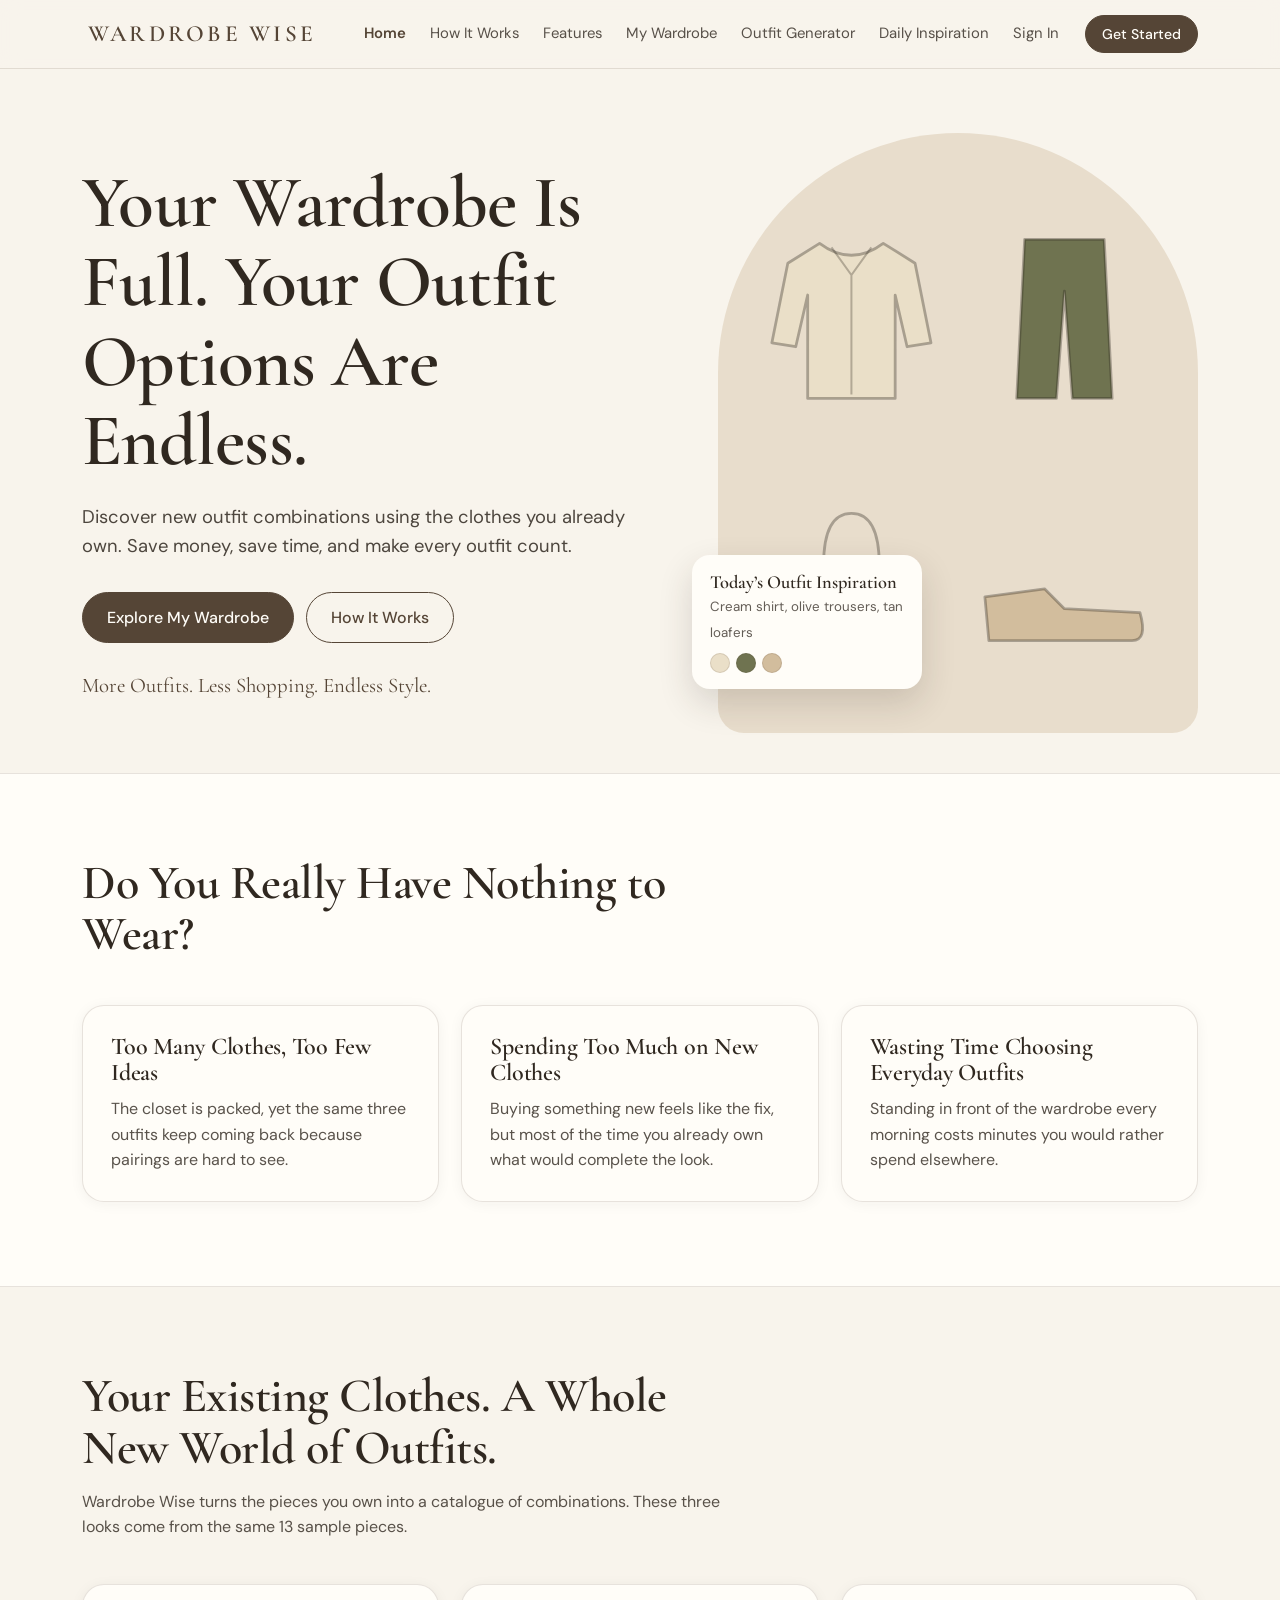
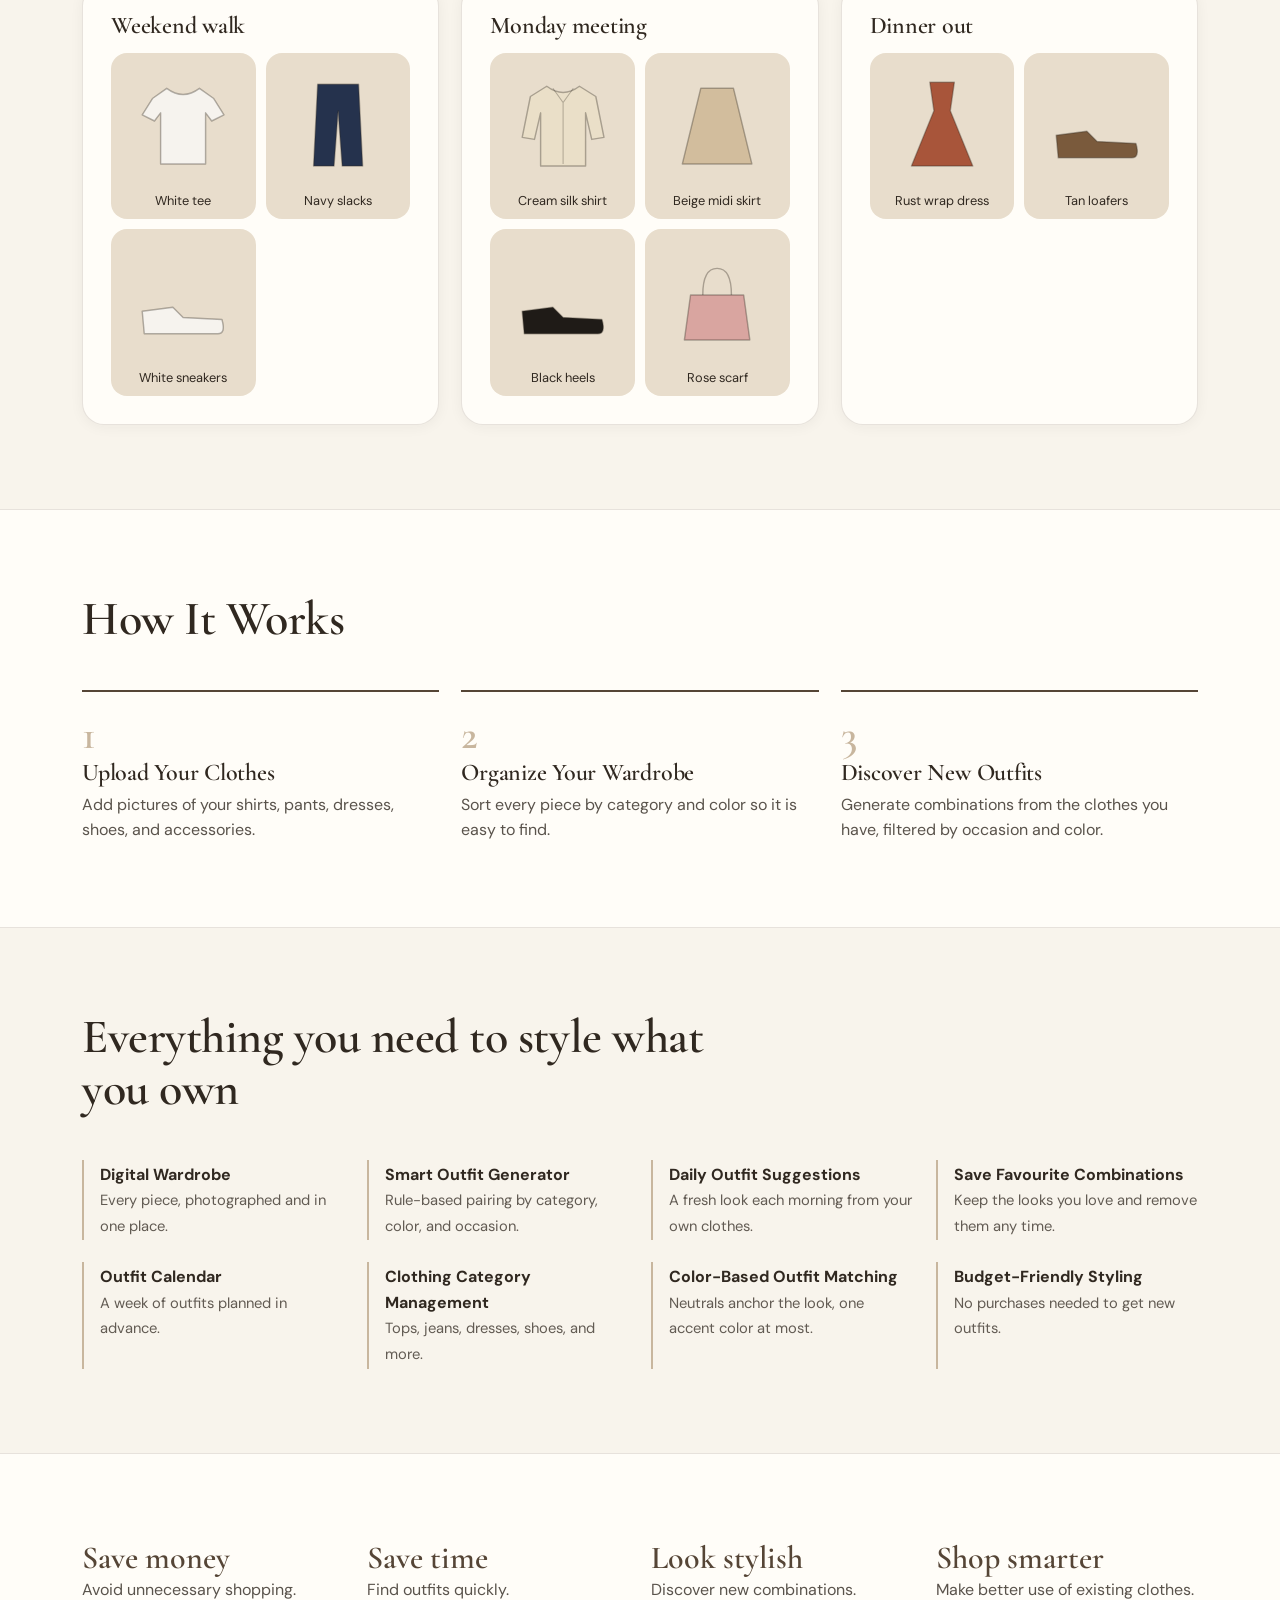
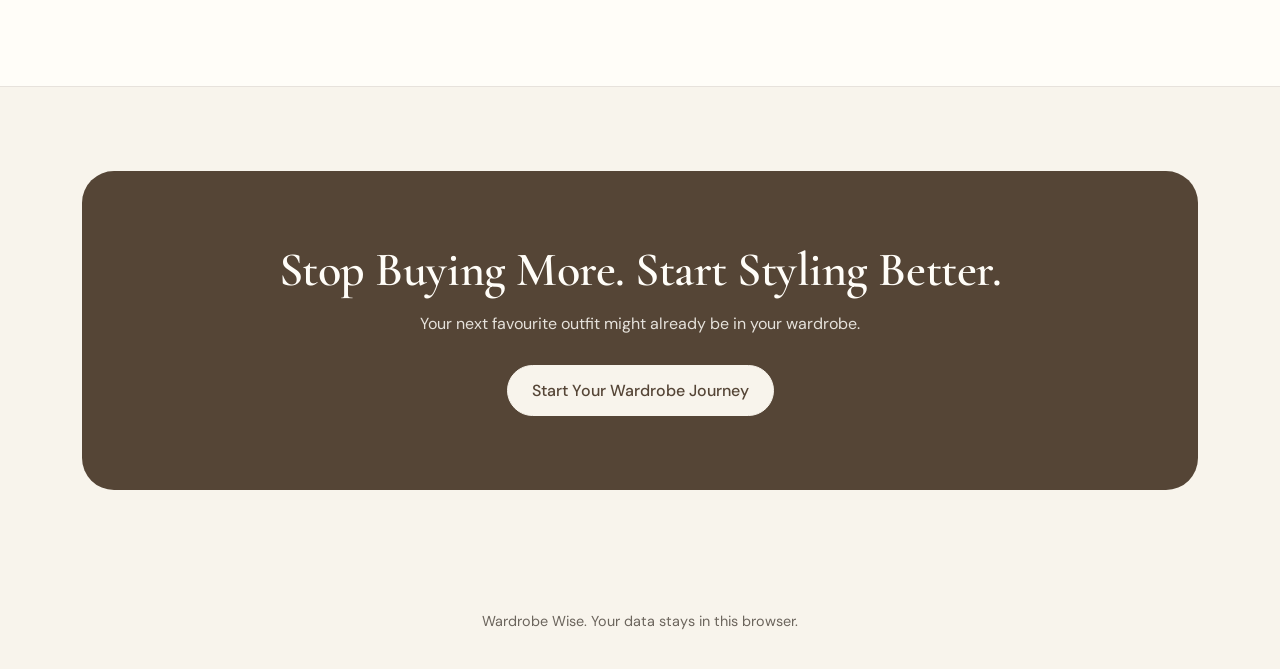
<file: Wardrobe Wise.html>
<!DOCTYPE html>
<html lang="en"><head><meta charset="utf-8"><title>Wardrobe Wise</title>
<meta name="viewport" content="width=device-width, initial-scale=1, viewport-fit=cover">
<link href="https://fonts.googleapis.com/css2?family=Cormorant+Garamond:wght@500;600&family=DM+Sans:wght@400;500;600&display=swap" rel="stylesheet">
<style>
:root{--bg:#F8F4EC;--iv:#FFFDF8;--bei:#E8DDCC;--lb:#C8B69E;--db:#554536;--tx:#302820;--ln:rgba(85,69,54,.14);box-sizing:border-box;padding-top:env(safe-area-inset-top,0px);padding-bottom:env(safe-area-inset-bottom,0px)}
@media (prefers-color-scheme:dark){:root:not([data-theme="light"]){--bg:#1d1814;--iv:#27211b;--bei:#372e25;--lb:#7d6b57;--db:#e6d6bd;--tx:#f1e9dc;--ln:rgba(230,214,189,.16)}}
:root[data-theme="dark"]{--bg:#1d1814;--iv:#27211b;--bei:#372e25;--lb:#7d6b57;--db:#e6d6bd;--tx:#f1e9dc;--ln:rgba(230,214,189,.16)}
html{scroll-padding-top:env(safe-area-inset-top,0px)}
*{box-sizing:border-box}body{margin:0;background:var(--bg);color:var(--tx);font:400 16px/1.6 "DM Sans",system-ui,sans-serif}
h1,h2,h3{font-family:"Cormorant Garamond",Georgia,serif;font-weight:600;line-height:1.08;margin:0;letter-spacing:-.01em}
h1{font-size:clamp(2.6rem,6vw,4.6rem)}h2{font-size:clamp(2rem,4vw,3rem)}h3{font-size:1.5rem}p{margin:0}
button,select,input{font:inherit;color:inherit}:focus-visible{outline:2px solid var(--db);outline-offset:3px}
.w{max-width:1160px;margin:0 auto;padding:0 22px}.sec{padding:84px 0}
header{position:sticky;top:env(safe-area-inset-top,0px);z-index:20;background:color-mix(in srgb,var(--bg) 92%,transparent);backdrop-filter:blur(10px);border-bottom:1px solid var(--ln)}
header .w{display:flex;align-items:center;gap:26px;height:68px}
.logo{font:600 1.45rem "Cormorant Garamond",serif;letter-spacing:.14em;color:var(--db);cursor:pointer;margin-right:auto;background:none;border:0}
nav{display:flex;gap:24px;align-items:center}nav a{cursor:pointer;font-size:.93rem;color:var(--tx);opacity:.8;text-decoration:none;background:none;border:0}nav a:hover,nav a.on{opacity:1;color:var(--db);font-weight:600}
.burger{display:none}
.btn{display:inline-block;border-radius:999px;padding:12px 24px;border:1px solid var(--db);background:var(--db);color:var(--iv);cursor:pointer;font-weight:500;transition:transform .2s,box-shadow .2s}
.btn:hover{transform:translateY(-2px);box-shadow:0 8px 20px rgba(85,69,54,.2)}.btn.o{background:transparent;color:var(--db)}.btn.s{padding:7px 16px;font-size:.88rem}
.hero{display:grid;grid-template-columns:1.1fr .9fr;gap:50px;align-items:center;padding:64px 0 40px}
.hero p.lead{font-size:1.15rem;max-width:30em;margin:22px 0 30px;opacity:.85}.row{display:flex;gap:12px;flex-wrap:wrap}
.stage{position:relative;background:var(--bei);border-radius:260px 260px 28px 28px;padding:64px 34px 34px;aspect-ratio:4/5;display:grid;grid-template-columns:1fr 1fr;grid-template-rows:1fr 1fr;gap:14px;animation:rise .9s ease both}
@keyframes rise{from{opacity:0;transform:translateY(24px)}}@media(prefers-reduced-motion:reduce){*{animation:none!important;transition:none!important}}
.stage svg{width:100%;height:100%}.float{position:absolute;left:-26px;bottom:44px;background:var(--iv);border-radius:18px;padding:16px 18px;box-shadow:0 14px 34px rgba(48,40,32,.16);max-width:230px}
.float b{font:600 1.15rem "Cormorant Garamond",serif;display:block}.float small{opacity:.75}
.sw{display:flex;gap:6px;margin-top:8px}.sw i{width:20px;height:20px;border-radius:50%;border:1px solid var(--ln)}
.grid3{display:grid;grid-template-columns:repeat(3,1fr);gap:22px}.grid4{display:grid;grid-template-columns:repeat(4,1fr);gap:22px}
.card{background:var(--iv);border:1px solid var(--ln);border-radius:22px;padding:28px;box-shadow:0 2px 14px rgba(48,40,32,.05)}
.card p{opacity:.8;margin-top:10px}.alt{background:var(--iv);border-block:1px solid var(--ln)}
.head{max-width:640px;margin-bottom:44px}.head p{margin-top:14px;opacity:.8}
.step{border-top:2px solid var(--db);padding-top:18px}.step span{font:600 2.6rem "Cormorant Garamond",serif;color:var(--lb)}.step p{opacity:.8;margin-top:6px}
.feat{border-left:2px solid var(--lb);padding:2px 0 2px 16px}.feat b{display:block}.feat span{font-size:.92rem;opacity:.75}
.ben b{font:600 2rem "Cormorant Garamond",serif;color:var(--db);display:block}.ben span{opacity:.8}
.cta{background:var(--db);color:var(--iv);border-radius:32px;text-align:center;padding:74px 24px}.cta p{margin:14px 0 28px;opacity:.85}.cta .btn{background:var(--bg);color:#554536;border-color:var(--bg)}
footer{padding:36px 0;text-align:center;opacity:.7;font-size:.9rem}
.board{display:grid;grid-template-columns:repeat(auto-fit,minmax(104px,1fr));gap:10px}.tile{background:var(--bei);border-radius:16px;padding:10px;text-align:center;font-size:.8rem}
.tile .v{aspect-ratio:1;display:grid;place-items:center}.tile img{width:100%;height:100%;object-fit:cover;border-radius:10px}.tile svg{width:82%;height:82%}.tile div.n{margin-top:6px;line-height:1.25}
.page{padding:46px 0 70px}.top{display:flex;justify-content:space-between;align-items:end;gap:16px;flex-wrap:wrap;margin-bottom:30px}
.stats{display:grid;grid-template-columns:repeat(3,1fr);gap:16px;margin-bottom:34px}.stat b{font:600 2.6rem "Cormorant Garamond",serif;color:var(--db);display:block;line-height:1}
.tabs{display:flex;gap:8px;overflow-x:auto;padding-bottom:6px;margin:18px 0 22px}.tab{white-space:nowrap;border:1px solid var(--ln);background:var(--iv);border-radius:999px;padding:7px 16px;cursor:pointer}.tab.on{background:var(--db);color:var(--iv);border-color:var(--db)}
.wg{display:grid;grid-template-columns:repeat(auto-fill,minmax(180px,1fr));gap:18px}.it{background:var(--iv);border:1px solid var(--ln);border-radius:20px;overflow:hidden;transition:transform .25s,box-shadow .25s}.it:hover{transform:translateY(-4px);box-shadow:0 12px 28px rgba(48,40,32,.12)}
.it .v{aspect-ratio:4/5;background:var(--bei);display:grid;place-items:center}.it img{width:100%;height:100%;object-fit:cover}.it svg{width:70%}.it .m{padding:12px 14px}.it .m b{display:block;font-weight:600}.it .m small{opacity:.75}
.acts{display:flex;gap:6px;margin-top:8px}.acts button{flex:1;border:1px solid var(--ln);background:transparent;border-radius:10px;padding:4px;cursor:pointer;font-size:.82rem}
.empty{text-align:center;padding:60px 20px;background:var(--iv);border:1px dashed var(--lb);border-radius:24px}.empty p{margin:10px 0 22px;opacity:.8}
.gen{display:grid;grid-template-columns:340px 1fr;gap:28px;align-items:start}label{display:block;font-size:.85rem;font-weight:600;margin:14px 0 5px}
select,input[type=text]{width:100%;padding:10px 12px;border-radius:12px;border:1px solid var(--lb);background:var(--bg)}
.chips{display:flex;flex-wrap:wrap;gap:7px}.chip{border:1px solid var(--ln);background:var(--bg);border-radius:999px;padding:5px 13px;cursor:pointer;font-size:.88rem}.chip.on{background:var(--db);color:var(--iv)}.dot{display:inline-block;width:11px;height:11px;border-radius:50%;margin-right:6px;border:1px solid var(--ln)}
.prev{min-height:360px}.week{display:grid;grid-template-columns:repeat(auto-fit,minmax(220px,1fr));gap:16px}.week h3{font-size:1.2rem;margin-bottom:10px}
.pal{display:flex;height:60px;border-radius:14px;overflow:hidden;margin-bottom:10px}.pal i{flex:1}
.mod{position:fixed;inset:0;background:rgba(30,24,18,.5);display:grid;place-items:center;z-index:50;padding:16px}.mod .card{width:min(440px,100%);max-height:92vh;overflow:auto}
.up{border:1px dashed var(--lb);border-radius:14px;height:150px;display:grid;place-items:center;overflow:hidden;cursor:pointer;background:var(--bg)}.up img{width:100%;height:100%;object-fit:cover}
.toast{position:fixed;bottom:calc(20px + env(safe-area-inset-bottom,0px));left:50%;transform:translateX(-50%);background:var(--db);color:var(--iv);padding:10px 20px;border-radius:999px;z-index:60}
.sub{margin:44px 0 16px}
@media(max-width:880px){.hero,.gen{grid-template-columns:1fr}.grid3,.grid4{grid-template-columns:1fr 1fr}.stage{max-width:420px;margin:auto}.float{left:8px}.sec{padding:60px 0}
.burger{display:block;background:none;border:1px solid var(--ln);border-radius:10px;padding:6px 12px;cursor:pointer}nav{display:none;position:absolute;top:68px;left:0;right:0;background:var(--bg);flex-direction:column;padding:16px;border-bottom:1px solid var(--ln);align-items:flex-start}nav.open{display:flex}}
@media(max-width:560px){.grid3,.grid4{grid-template-columns:1fr}.stats{grid-template-columns:1fr 1fr 1fr;gap:8px}.stat{padding:14px}.stat b{font-size:1.8rem}}
</style></head><body>
<header><div class="w"><button class="logo" data-act="go" data-v="home">WARDROBE WISE</button>
<nav id="nav"><a data-act="go" data-v="home" data-r="home">Home</a><a data-act="go" data-v="how" data-r="how">How It Works</a><a data-act="go" data-v="features" data-r="features">Features</a><a data-act="go" data-v="wardrobe" data-r="wardrobe">My Wardrobe</a><a data-act="go" data-v="generator" data-r="generator">Outfit Generator</a><a data-act="go" data-v="daily" data-r="daily">Daily Inspiration</a><a data-act="signin" id="si">Sign In</a></nav>
<button class="btn s" data-act="go" data-v="wardrobe">Get Started</button><button class="burger" data-act="menu" aria-label="Menu">Menu</button></div></header>
<main id="app"></main><div id="layer"></div>
<script>
const CATS=["Tops","Shirts","T-shirts","Pants","Jeans","Dresses","Skirts","Shoes","Accessories"];
const COL={Black:"#1f1b17",White:"#f6f3ee",Cream:"#eadfc8",Beige:"#d2bd9d",Brown:"#7a5a3c",Grey:"#8d8b88",Navy:"#25324d",Denim:"#5a7da3",Olive:"#6f7350",Rust:"#a8553a",Rose:"#d9a5a0"};
const NEUT=new Set(["Black","White","Cream","Beige","Brown","Grey","Navy","Denim"]);
const OCCS=["Casual","Formal","College","Party","Traditional","Minimal","Office Wear"];
const NO=(...x)=>CATS.filter(c=>!x.includes(c));
const OCC={Casual:CATS,Formal:NO("T-shirts","Jeans"),College:NO("Dresses"),Party:NO("T-shirts","Shirts"),Traditional:NO("T-shirts","Jeans"),Minimal:CATS,"Office Wear":NO("T-shirts","Jeans")};
const kind=c=>({Tops:"top",Shirts:"top","T-shirts":"top",Pants:"bottom",Jeans:"bottom",Skirts:"bottom",Dresses:"dress",Shoes:"shoes",Accessories:"acc"})[c];
const P={"T-shirts":"M34 14 20 24 10 40l12 6 6-8v50h44V38l6 8 12-6-10-16-14-10Q50 26 34 14Z",Shirts:"M34 12 18 22l-8 40 12 2 6-26v52h44V38l6 26 12-2-8-40-16-10Q50 24 34 12Z",Tops:"M36 12 30 36l-4 52h48l-4-52-6-24Q50 30 36 12Z",Pants:"M30 10h40l4 80H54L50 36 46 90H26Z",Jeans:"M30 10h40l4 80H54L50 36 46 90H26Z",Skirts:"M34 14h32l18 74H16Z",Dresses:"M38 8h24l-4 28 22 54H20l22-54Z",Shoes:"M10 60l30-4 10 10 38 2q4 14-4 14H12Z"};
function svg(cat,hex){const s='stroke="rgba(48,40,32,.35)" stroke-width="1.4" stroke-linejoin="round"';let b=cat==="Accessories"?`<path d="M24 44h52l6 44H18Z" fill="${hex}" ${s}/><path d="M36 44Q36 18 50 18T64 44" fill="none" ${s} stroke-width="3"/>`:`<path d="${P[cat]}" fill="${hex}" ${s}/>`;if(cat==="Jeans")b+='<path d="M50 36v54M32 18h36" stroke="rgba(255,255,255,.5)" fill="none" stroke-dasharray="3 2"/>';if(cat==="Shirts")b+='<path d="M40 14l10 14 10-14M50 28v60" stroke="rgba(48,40,32,.3)" fill="none"/>';return`<svg viewBox="0 0 100 100" aria-hidden="true">${b}</svg>`}
const esc=s=>String(s).replace(/[&<>"]/g,c=>({"&":"&amp;","<":"&lt;",">":"&gt;",'"':"&quot;"}[c]));
const SAMPLE=[["Cream silk shirt","Shirts","Cream"],["White tee","T-shirts","White"],["Black tank","Tops","Black"],["Olive trousers","Pants","Olive"],["Blue jeans","Jeans","Denim"],["Beige midi skirt","Skirts","Beige"],["Navy slacks","Pants","Navy"],["Rust wrap dress","Dresses","Rust"],["Tan loafers","Shoes","Brown"],["White sneakers","Shoes","White"],["Black heels","Shoes","Black"],["Brown leather bag","Accessories","Brown"],["Rose scarf","Accessories","Rose"]].map((a,i)=>({id:"s"+i,name:a[0],cat:a[1],color:a[2]}));
let S={items:[],favs:[],name:""};try{const d=JSON.parse(localStorage.getItem("ww")||"null");if(d)S=Object.assign(S,d)}catch(e){}
const save=()=>{try{localStorage.setItem("ww",JSON.stringify(S))}catch(e){toast("Storage is full. Remove a piece or use a smaller photo.")}};
let UI={cat:"All",occ:"Casual",col:"",pin:{top:"",bottom:"",shoes:"",acc:""},out:null,m:null};
const hex=i=>COL[i.color]||"#ccc";
const vis=i=>i.img?`<img src="${i.img}" alt="${esc(i.name)}">`:svg(i.cat,hex(i));
function rngFor(str){let h=1779033703;for(const c of str)h=Math.imul(h^c.charCodeAt(0),3432918353);let a=h>>>0;return()=>{a+=0x6D2B79F5;let t=a;t=Math.imul(t^t>>>15,t|1);t^=t+Math.imul(t^t>>>7,t|61);return((t^t>>>14)>>>0)/4294967296}}
function gen(pool,occ,col,pin,rng){const ok=OCC[occ];let p=pool.filter(i=>ok.includes(i.cat)&&(occ!=="Minimal"||NEUT.has(i.color)));const by=k=>p.filter(i=>kind(i.cat)===k),get=id=>pool.find(i=>i.id===id);const pk=a=>a.length?a[Math.floor(rng()*a.length)]:null;let best=null,bs=-9;
for(let n=0;n<50;n++){let t=pin.top?get(pin.top):null,b=pin.bottom?get(pin.bottom):null,d=null;const D=by("dress");
if(!t&&!b&&D.length&&(rng()<.3||!by("top").length||!by("bottom").length))d=pk(D);else{t=t||pk(by("top"));b=b||pk(by("bottom"))}
if(!d&&!(t&&b))continue;const sh=pin.shoes?get(pin.shoes):pk(by("shoes")),ac=pin.acc?get(pin.acc):(rng()<.7?pk(by("acc")):null);
const items=[d||t,b,sh,ac].filter(Boolean),h=new Set(items.filter(i=>!NEUT.has(i.color)).map(i=>i.color)).size;
let s=(h<=1?3:h==2?0:-4)+(col&&items.some(i=>i.color===col)?5:0)+rng()*2;if(s>bs){bs=s;best=items}}return best}
const board=its=>`<div class="board">${its.map(i=>`<div class="tile"><div class="v">${vis(i)}</div><div class="n">${esc(i.name)}</div></div>`).join("")}</div>`;
const pool=()=>S.items.length>=4?S.items:SAMPLE;
const key=o=>o.map(i=>i.id).join(",");
function toast(m){const t=document.createElement("div");t.className="toast";t.textContent=m;document.body.appendChild(t);setTimeout(()=>t.remove(),2600)}
const route=()=>(location.hash.slice(1)||"home");
const todayStr=()=>new Date().toISOString().slice(0,10);
function home(){const ex=[["Casual","Weekend walk"],["Office Wear","Monday meeting"],["Party","Dinner out"]].map(([o,l],i)=>({l,o:gen(SAMPLE,o,"",{},rngFor("ex"+o+i))})).filter(x=>x.o);
return`<div class="w"><section class="hero"><div><h1>Your Wardrobe Is Full. Your Outfit Options Are Endless.</h1><p class="lead">Discover new outfit combinations using the clothes you already own. Save money, save time, and make every outfit count.</p><div class="row"><button class="btn" data-act="go" data-v="wardrobe">Explore My Wardrobe</button><button class="btn o" data-act="go" data-v="how">How It Works</button></div><p style="margin-top:26px;font-family:'Cormorant Garamond',serif;font-size:1.3rem;color:var(--db)">More Outfits. Less Shopping. Endless Style.</p></div>
<div class="stage">${svg("Shirts","#eadfc8")}${svg("Pants","#6f7350")}${svg("Accessories","#7a5a3c")}${svg("Shoes","#d2bd9d")}<div class="float"><b>Today’s Outfit Inspiration</b><small>Cream shirt, olive trousers, tan loafers</small><div class="sw"><i style="background:#eadfc8"></i><i style="background:#6f7350"></i><i style="background:#d2bd9d"></i></div></div></div></section></div>
<section class="sec alt"><div class="w"><div class="head"><h2>Do You Really Have Nothing to Wear?</h2></div><div class="grid3">
<div class="card"><h3>Too Many Clothes, Too Few Ideas</h3><p>The closet is packed, yet the same three outfits keep coming back because pairings are hard to see.</p></div>
<div class="card"><h3>Spending Too Much on New Clothes</h3><p>Buying something new feels like the fix, but most of the time you already own what would complete the look.</p></div>
<div class="card"><h3>Wasting Time Choosing Everyday Outfits</h3><p>Standing in front of the wardrobe every morning costs minutes you would rather spend elsewhere.</p></div></div></div></section>
<section class="sec"><div class="w"><div class="head"><h2>Your Existing Clothes. A Whole New World of Outfits.</h2><p>Wardrobe Wise turns the pieces you own into a catalogue of combinations. These three looks come from the same 13 sample pieces.</p></div><div class="grid3">${ex.map(x=>`<div class="card"><h3 style="margin-bottom:14px">${x.l}</h3>${board(x.o)}</div>`).join("")}</div></div></section>
<section class="sec alt" id="how"><div class="w"><div class="head"><h2>How It Works</h2></div><div class="grid3">
<div class="step"><span>1</span><h3>Upload Your Clothes</h3><p>Add pictures of your shirts, pants, dresses, shoes, and accessories.</p></div>
<div class="step"><span>2</span><h3>Organize Your Wardrobe</h3><p>Sort every piece by category and color so it is easy to find.</p></div>
<div class="step"><span>3</span><h3>Discover New Outfits</h3><p>Generate combinations from the clothes you have, filtered by occasion and color.</p></div></div></div></section>
<section class="sec" id="features"><div class="w"><div class="head"><h2>Everything you need to style what you own</h2></div><div class="grid4">
${[["Digital Wardrobe","Every piece, photographed and in one place."],["Smart Outfit Generator","Rule-based pairing by category, color, and occasion."],["Daily Outfit Suggestions","A fresh look each morning from your own clothes."],["Save Favourite Combinations","Keep the looks you love and remove them any time."],["Outfit Calendar","A week of outfits planned in advance."],["Clothing Category Management","Tops, jeans, dresses, shoes, and more."],["Color-Based Outfit Matching","Neutrals anchor the look, one accent color at most."],["Budget-Friendly Styling","No purchases needed to get new outfits."]].map(f=>`<div class="feat"><b>${f[0]}</b><span>${f[1]}</span></div>`).join("")}</div></div></section>
<section class="sec alt"><div class="w"><div class="grid4">${[["Save money","Avoid unnecessary shopping."],["Save time","Find outfits quickly."],["Look stylish","Discover new combinations."],["Shop smarter","Make better use of existing clothes."]].map(b=>`<div class="ben"><b>${b[0]}</b><span>${b[1]}</span></div>`).join("")}</div></div></section>
<section class="sec"><div class="w"><div class="cta"><h2>Stop Buying More. Start Styling Better.</h2><p>Your next favourite outfit might already be in your wardrobe.</p><button class="btn" data-act="go" data-v="wardrobe">Start Your Wardrobe Journey</button></div></div></section><footer>Wardrobe Wise. Your data stays in this browser.</footer>`}
function wardrobe(){const its=S.items,list=UI.cat==="All"?its:its.filter(i=>i.cat===UI.cat),recent=[...its].slice(-4).reverse(),sg=its.length>=4?gen(its,"Casual","",{},rngFor(todayStr())):null;
return`<div class="w page"><div class="top"><div><h2>${S.name?"Welcome back, "+esc(S.name):"Welcome to your wardrobe"}</h2><p style="opacity:.75">Add the clothes you own, then let the generator pair them.</p></div><div class="row"><button class="btn" data-act="add">Add clothing</button><button class="btn o" data-act="go" data-v="generator">Generate outfits</button></div></div>
<div class="stats"><div class="card stat"><b>${its.length}</b>Clothing items</div><div class="card stat"><b>${S.favs.length}</b>Saved outfits</div><div class="card stat"><b>${new Set(its.map(i=>i.cat)).size}</b>Categories in use</div></div>
${its.length?`<div class="grid3" style="grid-template-columns:1fr 1fr;align-items:start"><div class="card"><h3 style="margin-bottom:12px">Recently added</h3><div class="board">${recent.map(i=>`<div class="tile"><div class="v">${vis(i)}</div><div class="n">${esc(i.name)}</div></div>`).join("")}</div></div><div class="card"><h3 style="margin-bottom:12px">Outfit suggestion for today</h3>${sg?board(sg):"<p>Add a top, a bottom, or a dress to see suggestions.</p>"}</div></div>`:""}
<h3 class="sub">All clothes</h3><div class="tabs">${["All",...CATS].map(c=>`<button class="tab ${UI.cat===c?"on":""}" data-act="cat" data-v="${c}">${c}${c==="All"?"":" ("+its.filter(i=>i.cat===c).length+")"}</button>`).join("")}</div>
${list.length?`<div class="wg">${list.map(i=>`<div class="it"><div class="v">${vis(i)}</div><div class="m"><b>${esc(i.name)}</b><small><span class="dot" style="background:${hex(i)}"></span>${i.color}, ${i.cat}</small><div class="acts"><button data-act="edit" data-v="${i.id}">Edit</button><button data-act="del" data-v="${i.id}">Delete</button></div></div></div>`).join("")}</div>`:`<div class="empty"><h3>${its.length?"Nothing in "+UI.cat+" yet":"Your wardrobe is empty"}</h3><p>Upload a photo of a piece you own, or load 13 sample pieces to try the generator first.</p><div class="row" style="justify-content:center"><button class="btn" data-act="add">Add clothing</button>${its.length?"":'<button class="btn o" data-act="samples">Load sample pieces</button>'}</div></div>`}</div>`}
function generator(){const its=S.items,opt=k=>`<select data-pin="${k}"><option value="">Pick for me</option>${its.filter(i=>kind(i.cat)===k).map(i=>`<option value="${i.id}" ${UI.pin[k]===i.id?"selected":""}>${esc(i.name)}</option>`).join("")}</select>`;
const o=UI.out,fk=o&&key(o),isF=o&&S.favs.some(f=>f.ids.join(",")===fk);
return`<div class="w page"><div class="top"><h2>Outfit Generator</h2></div>${its.length<3?`<div class="empty"><h3>Add a few clothes first</h3><p>The generator needs at least a top and a bottom, or a dress.</p><div class="row" style="justify-content:center"><button class="btn" data-act="go" data-v="wardrobe">Go to My Wardrobe</button><button class="btn o" data-act="samples">Load sample pieces</button></div></div>`:`<div class="gen"><div class="card"><label>Occasion</label><div class="chips">${OCCS.map(c=>`<button class="chip ${UI.occ===c?"on":""}" data-act="occ" data-v="${c}">${c}</button>`).join("")}</div><label>Include a color</label><div class="chips"><button class="chip ${UI.col?"":"on"}" data-act="col" data-v="">Any</button>${[...new Set(its.map(i=>i.color))].map(c=>`<button class="chip ${UI.col===c?"on":""}" data-act="col" data-v="${c}"><span class="dot" style="background:${COL[c]}"></span>${c}</button>`).join("")}</div>
<label>Top</label>${opt("top")}<label>Bottom</label>${opt("bottom")}<label>Shoes</label>${opt("shoes")}<label>Accessory</label>${opt("acc")}<button class="btn" style="width:100%;margin-top:22px" data-act="gen">Generate My Outfit</button></div>
<div class="card prev">${o?`<div class="top" style="margin-bottom:14px"><h3>${UI.occ} outfit</h3><button class="btn s ${isF?"":"o"}" data-act="fav">${isF?"Saved. Remove":"Save outfit"}</button></div>${board(o)}`:UI.none?`<h3>No match found</h3><p style="margin-top:8px;opacity:.8">Try another occasion or color, or add a top and bottom (or a dress) that fit this occasion.</p>`:`<h3>Your outfit appears here</h3><p style="margin-top:8px;opacity:.8">Pick an occasion, pin any pieces you want, then press Generate My Outfit.</p>`}</div></div>`}
<h3 class="sub">Favourite outfits</h3>${S.favs.length?`<div class="week">${S.favs.map((f,n)=>{const l=f.ids.map(id=>S.items.find(i=>i.id===id)||SAMPLE.find(i=>i.id===id)).filter(Boolean);return`<div class="card"><h3>${f.occ}</h3>${board(l)}<button class="btn o s" style="margin-top:12px" data-act="unfav" data-v="${n}">Remove</button></div>`}).join("")}</div>`:`<p style="opacity:.75">No saved outfits yet. Save one from the preview.</p>`}</div>`}
function daily(){const p=pool(),d=new Date(),ds=todayStr(),t=gen(p,"Casual","",{},rngFor(ds)),days=[...Array(7)].map((_,i)=>{const x=new Date(d.getTime()+i*864e5),o=OCCS[i%OCCS.length];return{l:x.toLocaleDateString("en",{weekday:"long"}),o:o,g:gen(p,o,"",{},rngFor(x.toISOString().slice(0,10)+o))}});
const pals=[["Cream + Olive + Tan",["#eadfc8","#6f7350","#d2bd9d"]],["Navy + White + Brown",["#25324d","#f6f3ee","#7a5a3c"]],["Black + Rose + Grey",["#1f1b17","#d9a5a0","#8d8b88"]],["Denim + Cream + Rust",["#5a7da3","#eadfc8","#a8553a"]]];
const seas=[["Autumn and winter","Layer neutrals: cream shirts, brown shoes, navy bottoms.",["#eadfc8","#7a5a3c","#25324d"]],["Spring","Lighter tones: white tees with beige skirts and rose accents.",["#f6f3ee","#d2bd9d","#d9a5a0"]],["Summer","Denim with white and cream; keep accessories simple.",["#5a7da3","#f6f3ee","#eadfc8"]]];
return`<div class="w page"><div class="top"><div><h2>Daily Outfit Inspiration</h2><p style="opacity:.75">${S.items.length>=4?"Built from your wardrobe.":"Built from sample pieces. Add your own clothes to personalise it."}</p></div></div>
<div class="card"><h3 style="margin-bottom:14px">Today’s outfit, ${d.toLocaleDateString("en",{day:"numeric",month:"long"})}</h3>${t?board(t):""}</div>
<h3 class="sub">Outfit of the week</h3><div class="week">${days.map(x=>`<div class="card"><h3>${x.l}, ${x.o}</h3>${x.g?board(x.g):"<p>No match for this occasion.</p>"}</div>`).join("")}</div>
<h3 class="sub">Trending color combinations</h3><div class="grid4">${pals.map(a=>`<div><div class="pal">${a[1].map(c=>`<i style="background:${c}"></i>`).join("")}</div><b>${a[0]}</b></div>`).join("")}</div>
<h3 class="sub">Seasonal outfit ideas</h3><div class="grid3">${seas.map(a=>`<div class="card"><div class="pal">${a[2].map(c=>`<i style="background:${c}"></i>`).join("")}</div><h3>${a[0]}</h3><p>${a[1]}</p></div>`).join("")}</div></div>`}
function modal(){const m=UI.m;if(!m)return"";if(m.kind==="name")return`<div class="mod"><div class="card"><h3>Sign in</h3><p>Your wardrobe is saved in this browser. Enter a name to personalise it.</p><label>Your name</label><input type="text" id="nm" value="${esc(S.name)}"><div class="row" style="margin-top:18px"><button class="btn" data-act="savename">Save name</button><button class="btn o" data-act="close">Cancel</button></div></div></div>`;
return`<div class="mod"><div class="card"><h3>${m.id?"Edit clothing":"Add clothing"}</h3><label>Photo</label><div class="up" id="up" data-act="pick">${m.img?`<img src="${m.img}" alt="">`:"<span>Click to upload a photo</span>"}</div><input type="file" id="file" accept="image/*" hidden>
<label>Name</label><input type="text" id="fn" value="${esc(m.name||"")}" placeholder="e.g. Linen shirt"><label>Category</label><select id="fc">${CATS.map(c=>`<option ${m.cat===c?"selected":""}>${c}</option>`).join("")}</select><label>Color</label><select id="fcol">${Object.keys(COL).map(c=>`<option ${m.color===c?"selected":""}>${c}</option>`).join("")}</select>
<div class="row" style="margin-top:20px"><button class="btn" data-act="saveitem">Save clothing</button><button class="btn o" data-act="close">Cancel</button></div></div></div>`}
function render(){const r=route(),pg={home,how:home,features:home,wardrobe,generator,daily}[r]||home;$("#app").innerHTML=pg();$("#layer").innerHTML=modal();document.querySelectorAll("nav a[data-r]").forEach(a=>a.classList.toggle("on",a.dataset.r===r||(r==="home"&&a.dataset.r==="home")));$("#si").textContent=S.name?"Hi, "+S.name:"Sign In";$("#nav").classList.remove("open");
if(r==="how"||r==="features")setTimeout(()=>document.getElementById(r)?.scrollIntoView({behavior:"smooth"}),30);else if(!UI.keep)scrollTo(0,0);UI.keep=0}
const $=s=>document.querySelector(s);
const A={go(v){if(location.hash==="#"+v)render();else location.hash=v},menu(){$("#nav").classList.toggle("open")},cat(v){UI.cat=v;UI.keep=1;render()},occ(v){UI.occ=v;UI.keep=1;render()},col(v){UI.col=v;UI.keep=1;render()},
gen(){const o=gen(S.items,UI.occ,UI.col,UI.pin,Math.random);UI.out=o;UI.none=!o;UI.keep=1;render()},
fav(){const k=key(UI.out),i=S.favs.findIndex(f=>f.ids.join(",")===k);if(i>=0)S.favs.splice(i,1);else{S.favs.push({ids:UI.out.map(x=>x.id),occ:UI.occ});toast("Outfit saved")}save();UI.keep=1;render()},unfav(v){S.favs.splice(+v,1);save();UI.keep=1;render()},
add(){UI.m={};render()},edit(v){UI.m={...S.items.find(i=>i.id===v)};render()},close(){UI.m=null;render()},
del(v){S.items=S.items.filter(i=>i.id!==v);S.favs=S.favs.filter(f=>f.ids.every(id=>S.items.some(i=>i.id===id)));save();UI.out=null;UI.keep=1;render();toast("Clothing deleted")},
samples(){S.items=S.items.concat(SAMPLE.map(s=>({...s,id:"u"+Date.now()+s.id})));save();render();toast("13 sample pieces added")},
signin(){UI.m={kind:"name"};render()},savename(){S.name=$("#nm").value.trim();save();UI.m=null;render()},pick(){$("#file").click()},
saveitem(){const m=UI.m,n=$("#fn").value.trim();if(!n){toast("Enter a name for this piece");return}const d={name:n,cat:$("#fc").value,color:$("#fcol").value,img:m.img||""};if(m.id)Object.assign(S.items.find(i=>i.id===m.id),d);else S.items.push({id:"u"+Date.now(),...d});save();UI.m=null;UI.keep=1;render();toast("Clothing saved")}};
document.addEventListener("click",e=>{const a=e.target.closest("[data-act]");if(a){e.preventDefault();A[a.dataset.act]?.(a.dataset.v)}});
document.addEventListener("change",e=>{const t=e.target;if(t.dataset.pin){UI.pin[t.dataset.pin]=t.value}
if(t.id==="file"&&t.files[0]){const r=new FileReader();r.onload=()=>{const im=new Image();im.onload=()=>{const k=Math.min(1,480/Math.max(im.width,im.height)),c=document.createElement("canvas");c.width=im.width*k;c.height=im.height*k;c.getContext("2d").drawImage(im,0,0,c.width,c.height);UI.m.img=c.toDataURL("image/jpeg",.75);$("#up").innerHTML=`<img src="${UI.m.img}" alt="Preview">`};im.src=r.result};r.readAsDataURL(t.files[0])}});
addEventListener("hashchange",render);render();
</script></body></html>
</file>
